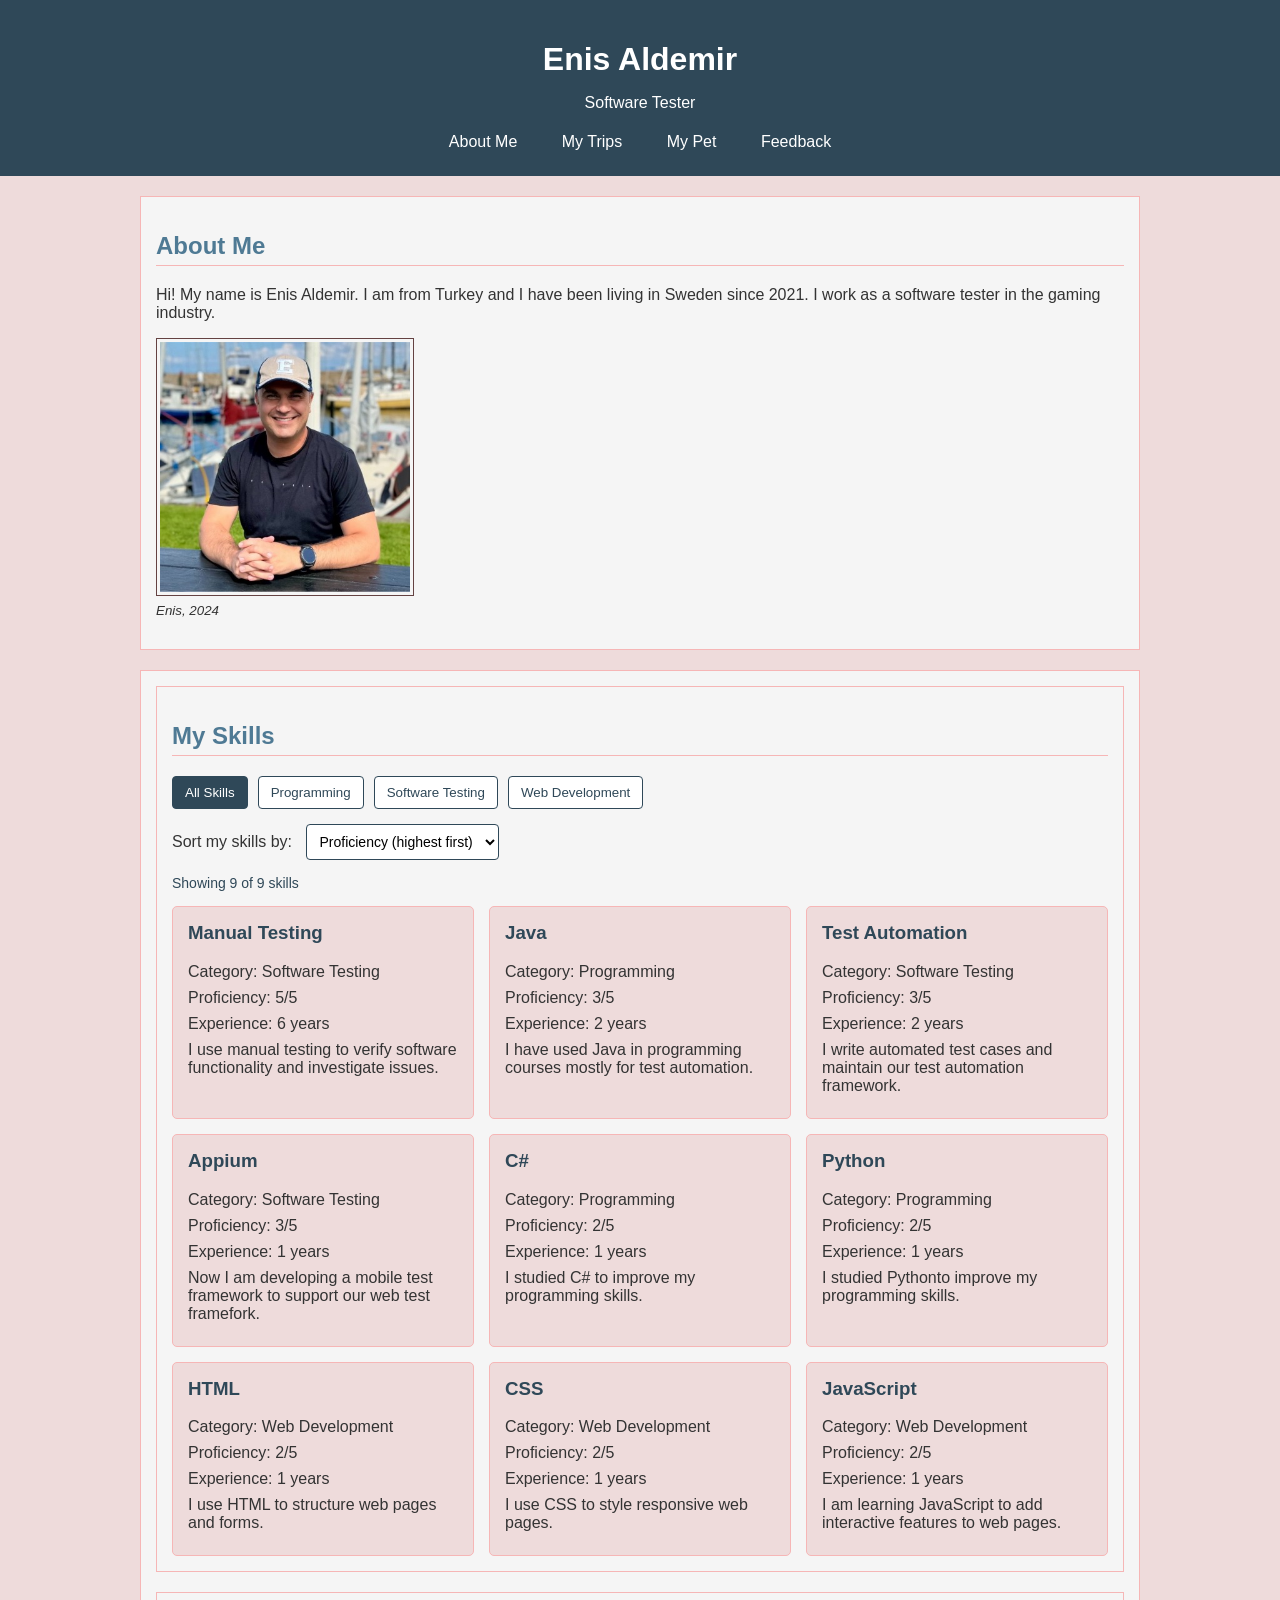
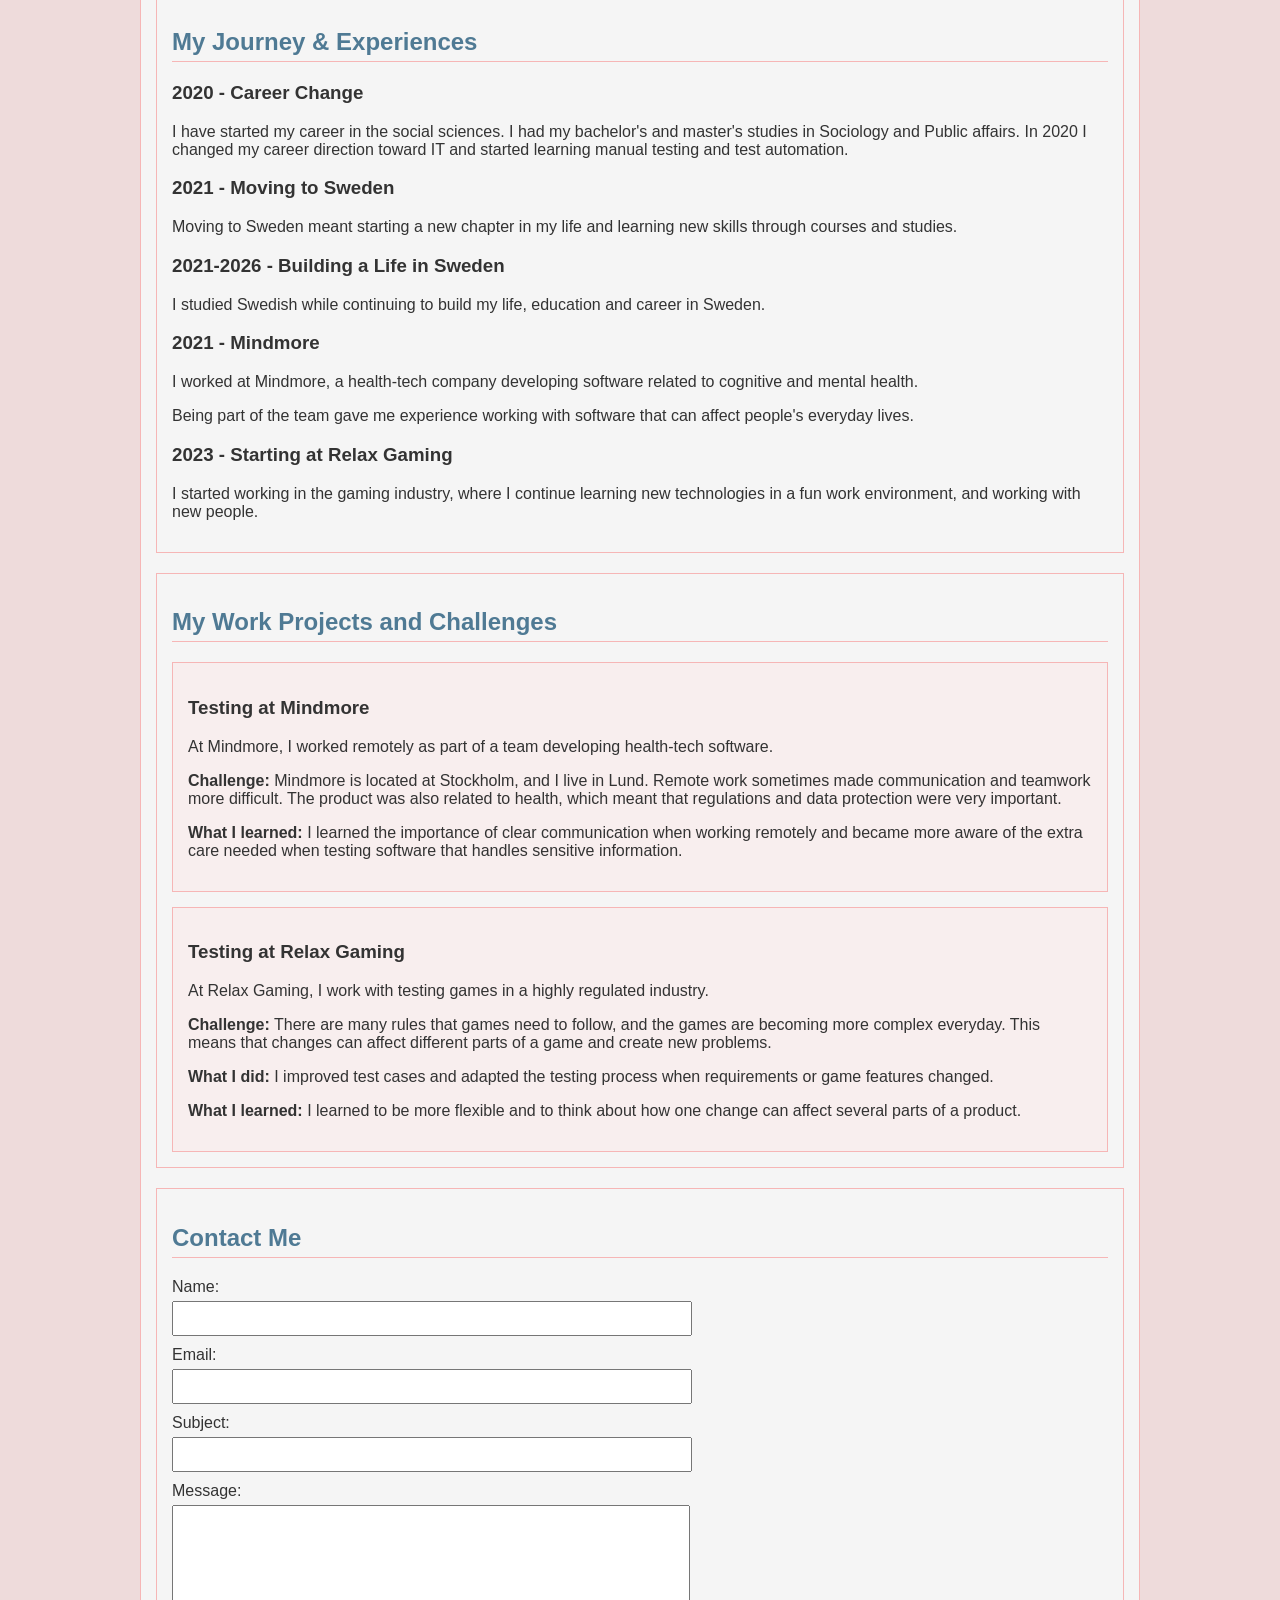
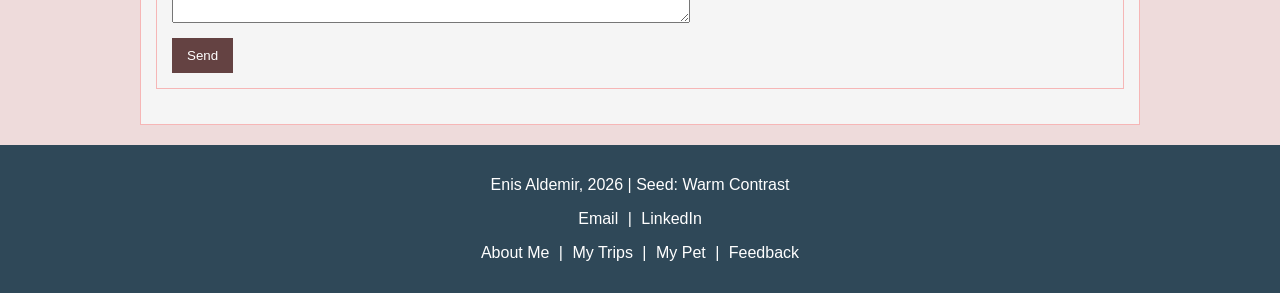
<file: portfolio-website/index.html>
<!DOCTYPE html>
<html lang="en">

<head>
    <meta charset="UTF-8">
    <meta name="description" content="My personal portfolio - Enis Aldemir">
    <meta name="viewport" content="width=device-width, initial-scale=1.0">
    <title>Enis Aldemir's Portfolio</title>
    <link rel="stylesheet" href="style.css">
</head>

<body>

    <header>
        <h1>Enis Aldemir</h1>
        <p>Software Tester</p>

        <nav>
            <a href="index.html">About Me</a>
            <a href="trips.html">My Trips</a>
            <a href="pet.html">My Pet</a>
            <a href="feedback.html">Feedback</a>
        </nav>
    </header>

    <main>
        <section>
            <h2>About Me</h2>
            <p> Hi! My name is Enis Aldemir. I am from Turkey and I have been
                living in Sweden since 2021. I work as a software tester
                in the gaming industry.
            </p>

            <figure>
                <img class="profile-image" src="./images/index/profile.jpeg" alt="Image of Enis">
                <figcaption>Enis, 2024</figcaption>
            </figure>
        </section>

        <section>
            <!-- <h2>My Skills</h2> -->

            <section id="skillsSection">
                <h2>My Skills</h2>

                <div id="skillFilters">
                    <button type="button" data-category="All" aria-pressed="true">
                        All Skills
                    </button>
                    <button type="button" data-category="Programming" aria-pressed="false">
                        Programming
                    </button>
                    <button type="button" data-category="Software Testing" aria-pressed="false">
                        Software Testing
                    </button>
                    <button type="button" data-category="Web Development" aria-pressed="false">
                        Web Development
                    </button>
                </div>

                <div id="skillSortControls">
                    <label for="skillSort">Sort my skills by:</label>

                    <select id="skillSort">
                        <option value="proficiency">Proficiency (highest first)</option>
                        <option value="experience">Experience (highest first)</option>
                        <option value="name">Name (A–Z)</option>
                    </select>
                </div>

                <p id="skillsCount" role="status" aria-live="polite"></p>

                <div id="skillsContainer"></div>

                <!-- Below hardcoded skills from Lab-1 are replaced with dynamic skills that will be pulled from skill.js file -->
                <!-- 
</section>
            <p>
                Since I am working in the IT industry, I try to keep myself up-to-date with some skills.
                I like learning & exploring new stuff and implementing them into my daily life.
            </p>
            <p>
                Here are some of my fancy skills
            </p>

            <h3>1. Manual and Automation Testing</h3>
            <p>Proficiency: Advanced</p>
            <p>
                I use manual and automated testing in my professional work.
            </p>

            <h3>2. Java</h3>
            <p>Proficiency: Intermediate</p>
            <p>
                I have used Java in programming studies and automation work.
            </p>

            <h3>3. C#</h3>
            <p>Proficiency: Intermediate</p>
            <p>
                I have studied C# and used it in programming exercises and projects.
            </p>

            <h3>4. Appium</h3>
            <p>Proficiency: Intermediate</p>
            <p>
                I have used Appium for mobile test automation.
            </p> -->

            </section>

            <section>
                <h2>My Journey & Experiences</h2>


                <h3>2020 - Career Change</h3>
                <p>
                    I have started my career in the social sciences. I had my bachelor's
                    and master's studies in Sociology and Public affairs.
                    In 2020 I changed my career direction toward IT and started learning
                    manual testing and test automation.
                </p>

                <h3>2021 - Moving to Sweden</h3>
                <p>
                    Moving to Sweden meant starting a new chapter in my life and learning
                    new skills through courses and studies.
                </p>

                <h3>2021-2026 - Building a Life in Sweden</h3>
                <p>
                    I studied Swedish while continuing to build my life,
                    education and career in Sweden.
                </p>

                <h3>2021 - Mindmore </h3>
                <p>
                    I worked at Mindmore, a health-tech company developing
                    software related to cognitive and mental health.
                </p>

                <p>
                    Being part of the team gave me experience working with
                    software that can affect people's everyday lives.
                </p>

                <h3>2023 - Starting at Relax Gaming</h3>
                <p>
                    I started working in the gaming industry, where I continue
                    learning new technologies in a fun work environment,
                    and working with new people.
                </p>

            </section>

            <section>
                <h2>My Work Projects and Challenges</h2>

                <article>
                    <h3>Testing at Mindmore</h3>

                    <p>
                        At Mindmore, I worked remotely as part of a team developing
                        health-tech software.
                    </p>

                    <p>
                        <strong>Challenge:</strong>
                        Mindmore is located at Stockholm, and I live in Lund. Remote work sometimes made
                        communication and
                        teamwork more difficult. The product was also related to health, which meant
                        that regulations and data protection were very important.
                    </p>

                    <p>
                        <strong>What I learned:</strong>
                        I learned the importance of clear communication when working
                        remotely and became more aware of the extra care needed when
                        testing software that handles sensitive information.
                    </p>
                </article>

                <article>
                    <h3>Testing at Relax Gaming</h3>

                    <p>
                        At Relax Gaming, I work with testing games in a highly
                        regulated industry.
                    </p>

                    <p>
                        <strong>Challenge:</strong>
                        There are many rules that games need to follow, and
                        the games are becoming more complex everyday. This means that changes can
                        affect different parts of a game and create new problems.
                    </p>

                    <p>
                        <strong>What I did:</strong>
                        I improved test cases and adapted the testing process when
                        requirements or game features changed.
                    </p>

                    <p>
                        <strong>What I learned:</strong>
                        I learned to be more flexible and to think about how one
                        change can affect several parts of a product.
                    </p>
                </article>
            </section>

            <section>
                <h2>Contact Me</h2>

                <form>
                    <label for="name">Name:</label>
                    <input type="text" id="name" name="name" required />

                    <label for="email">Email:</label>
                    <input type="email" id="email" name="email" required />

                    <label for="subject">Subject:</label>
                    <input type="text" id="subject" name="subject" required />

                    <label for="message">Message:</label>
                    <textarea id="message" name="message" required></textarea>

                    <input type="submit" value="Send" />
                </form>
            </section>

    </main>

    <footer>

        <p>Enis Aldemir, 2026 | Seed: Warm Contrast</p>

        <p>
            <a href="mailto:enisaldemir0@gmail.com">Email</a> |
            <a href="https://www.linkedin.com/in/enisaldemir/" target="_blank">LinkedIn</a>
        </p>

        <p>
            <a href="index.html">About Me</a> |
            <a href="trips.html">My Trips</a> |
            <a href="pet.html">My Pet</a> |
            <a href="feedback.html">Feedback</a>
        </p>


    </footer>

    <script src="skills.js"></script>

</body>

</html>
</file>
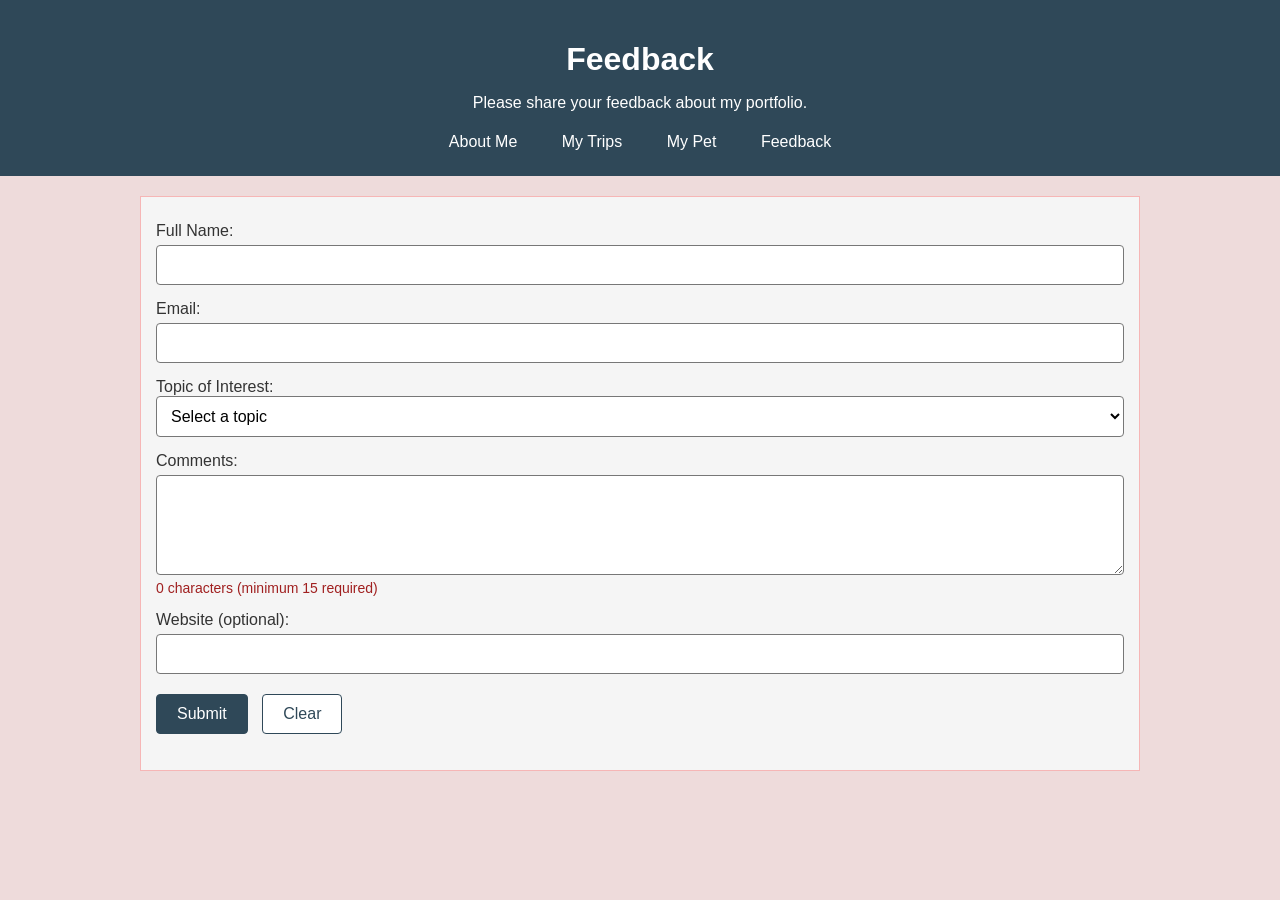
<file: lab1-portfolio/feedback.html>
<!DOCTYPE html>
<html lang="en">

<head>
    <meta charset="UTF-8">
    <meta name="viewport" content="width=device-width, initial-scale=1.0">
    <title>Feedback - My Portfolio</title>
    <link rel="stylesheet" href="style.css">
    <link rel="stylesheet" href="feedback.css">
    <script src="feedback.js" defer></script>
</head>

<body>
    <header>
        <h1>Feedback</h1>
        <p>Please share your feedback about my portfolio.</p>

        <nav>
            <a href="index.html">About Me</a>
            <a href="trips.html">My Trips</a>
            <a href="pet.html">My Pet</a>
            <a href="feedback.html">Feedback</a>
        </nav>
    </header>

    <main>
        <section>
            <form id="feedbackForm" novalidate>
                <div>
                    <label for="fullName">Full Name:</label>
                    <input type="text" id="fullName" name="fullName" minlength="2" aria-describedby="fullNameError"
                        required>
                    <p id="fullNameError" class="error-message"></p>
                </div>

                <div>
                    <label for="email">Email:</label>
                    <input type="email" id="email" name="email" aria-describedby="emailError" required>
                    <p id="emailError" class="error-message"></p>
                </div>

                <div>
                    <label for="topic">Topic of Interest:</label>
                    <select id="topic" name="topic" aria-describedby="topicError" required>
                        <option value="" disabled selected>Select a topic</option>
                        <option value="programming">Programming</option>
                        <option value="testing">Software Testing</option>
                        <option value="web">Web Development</option>
                    </select>
                    <p id="topicError" class="error-message"></p>
                </div>

                <div>
                    <label for="comments">Comments:</label>
                    <textarea id="comments" name="comments" required minlength="15"
                        aria-describedby="charCounter commentsError"></textarea>
                    <p id="charCounter">0 characters (minimum 15 required)</p>
                    <p id="commentsError" class="error-message"></p>
                </div>

                <div>
                    <label for="website">Website (optional):</label>
                    <input type="url" id="website" name="website" aria-describedby="websiteError">
                    <p id="websiteError" class="error-message"></p>
                </div>

                <div>
                    <button type="submit">Submit</button>
                    <button type="button" id="clearButton">Clear</button>
                    <p id="formStatus" role="status" aria-live="polite"></p>
                </div>
            </form>
        </section>
    </main>

</body>

</html>
</file>
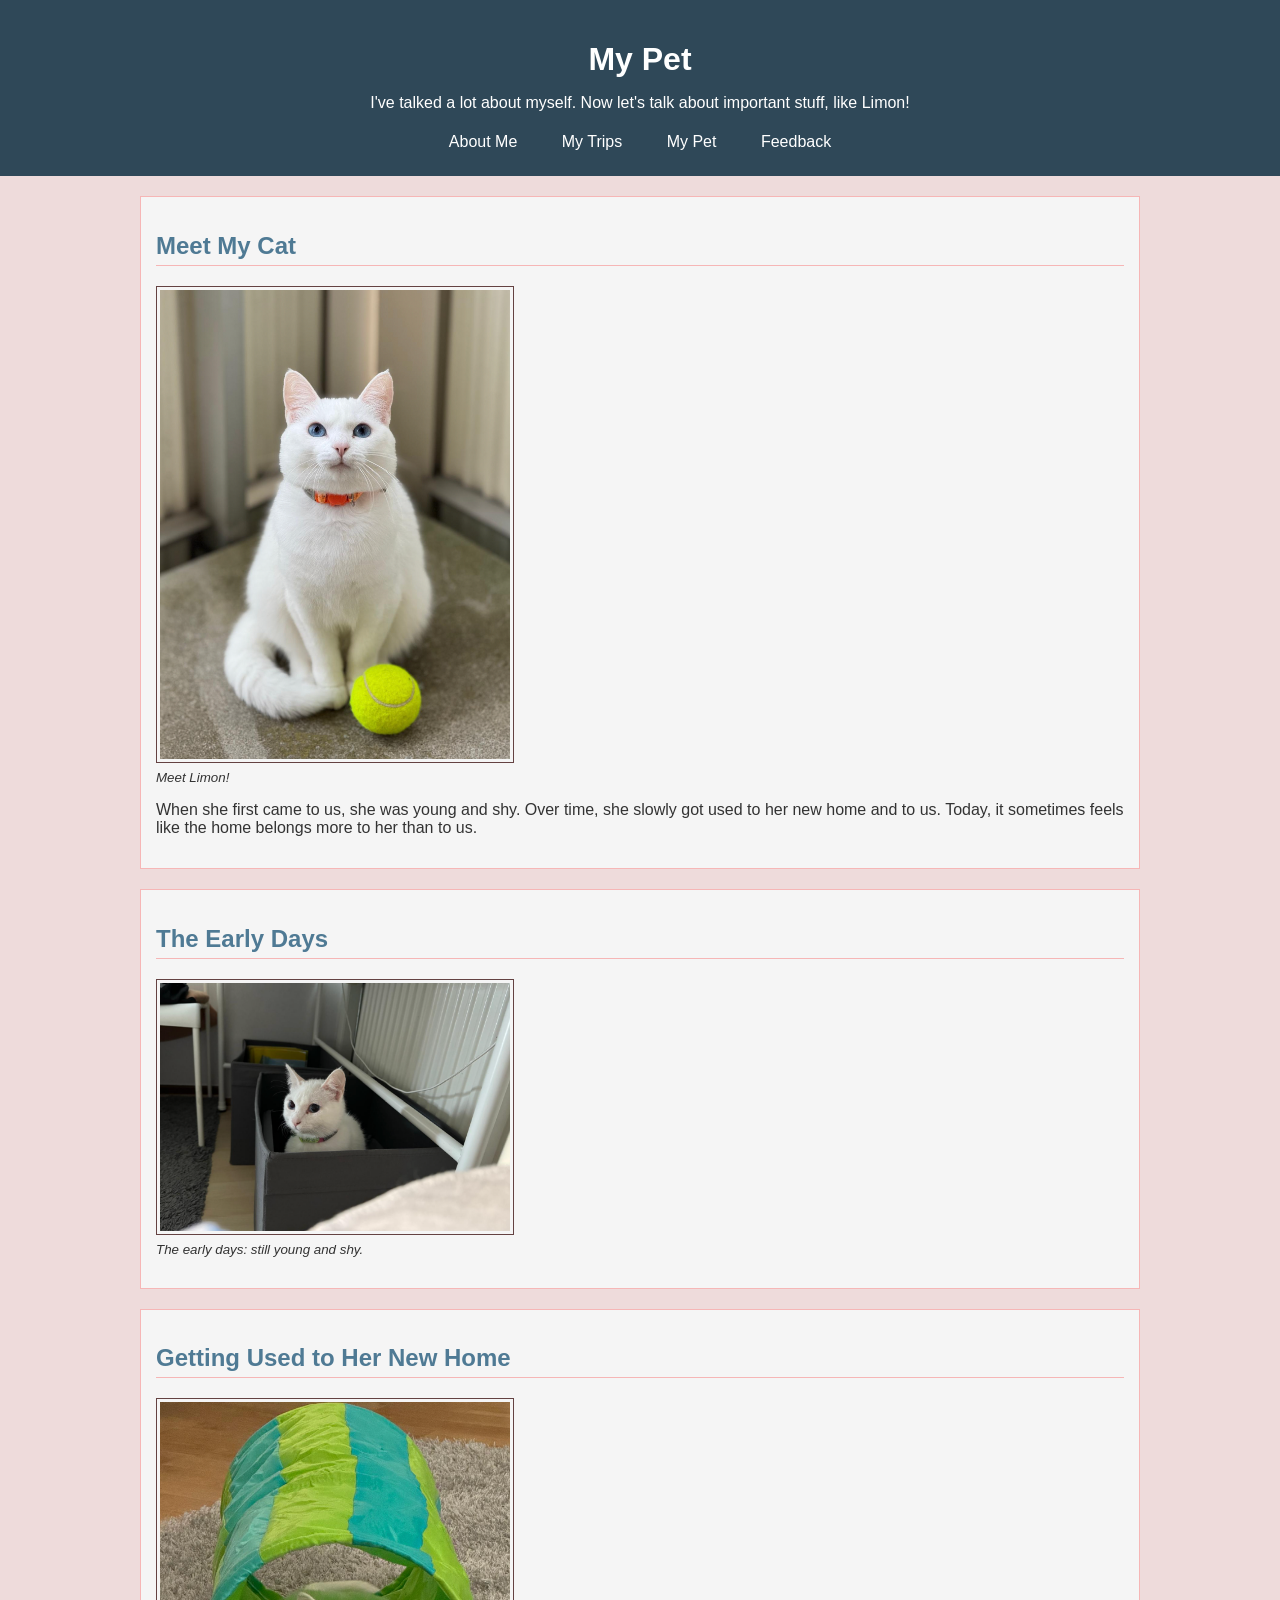
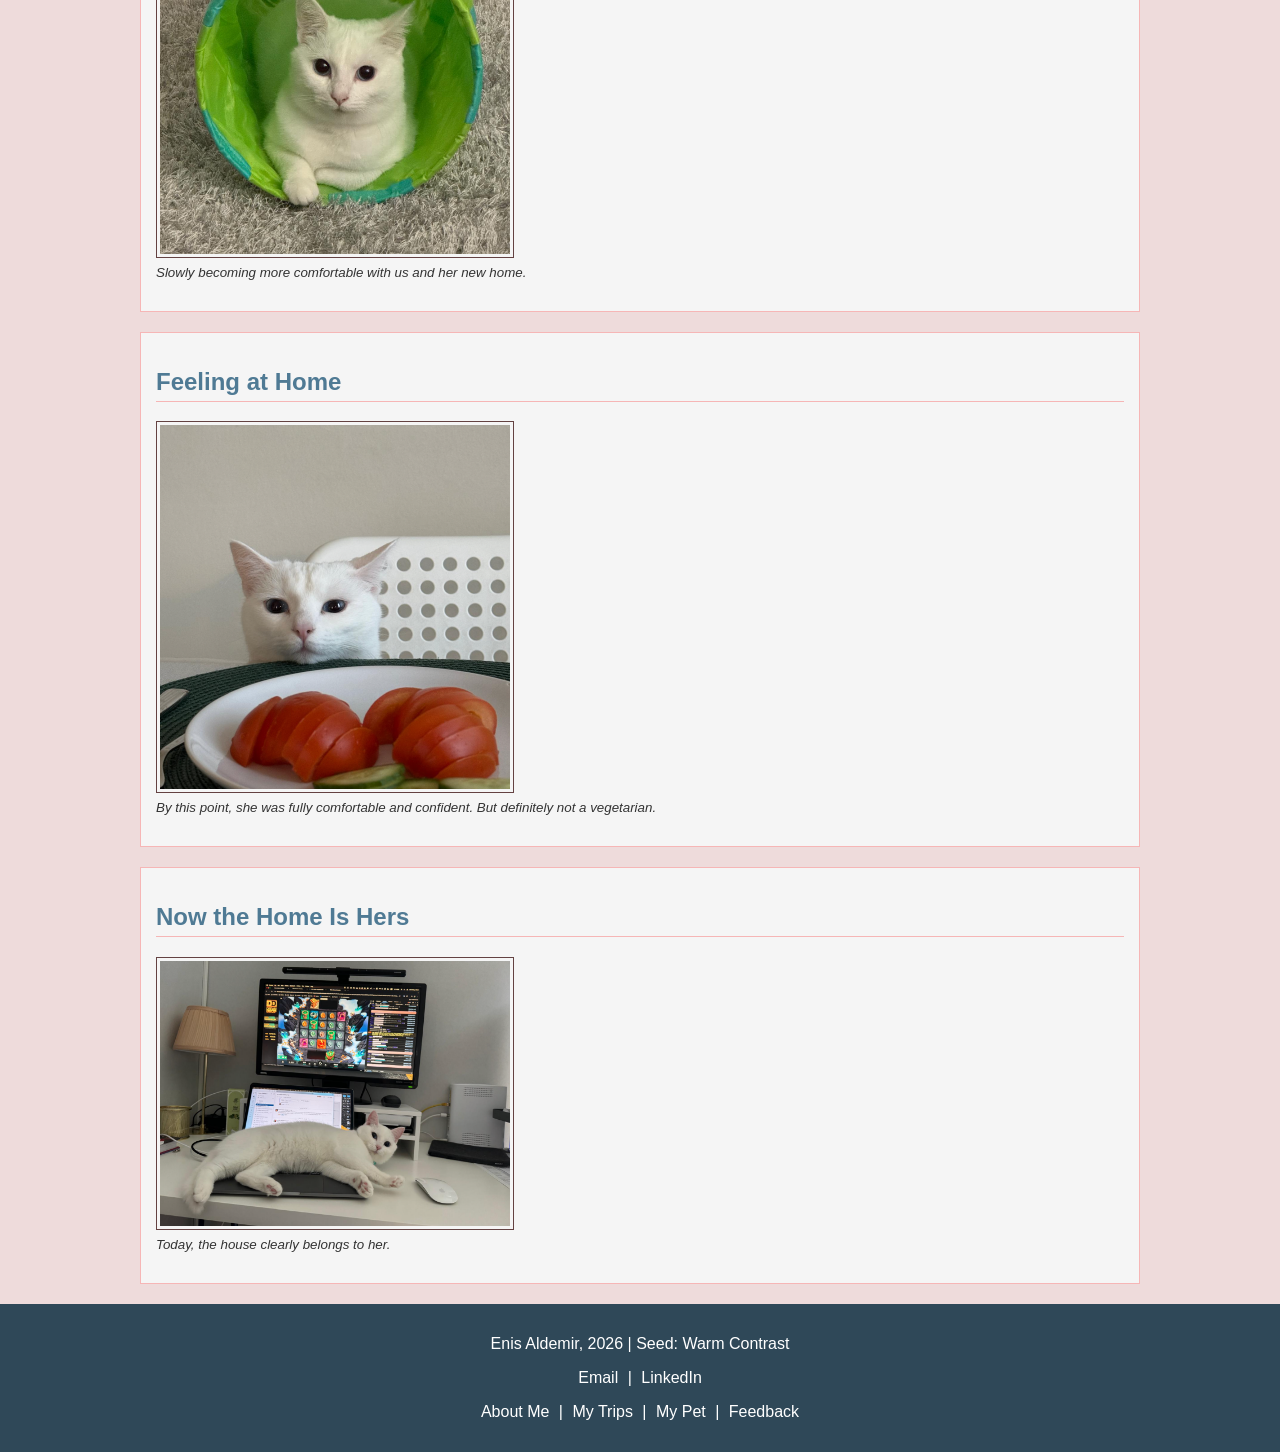
<file: lab1-portfolio/pet.html>
<!DOCTYPE html>
<html lang="en">

<head>
    <meta charset="UTF-8">
    <meta name="description" content="Some information about my cat, Limon">
    <meta name="viewport" content="width=device-width, initial-scale=1.0">
    <title>My cat, Limon</title>
    <link rel="stylesheet" href="style.css">
</head>

<body>

    <header>
        <h1>My Pet</h1>
        <p>I've talked a lot about myself. Now let's talk about important stuff, like Limon!</p>

        <nav>
            <a href="index.html">About Me</a>
            <a href="trips.html">My Trips</a>
            <a href="pet.html">My Pet</a>
            <a href="feedback.html">Feedback</a>
        </nav>

    </header>

    <main>


        <section>
            <h2>Meet My Cat</h2>

            <figure>
                <img class="pet-image" src="./images/pet/cat1.png" alt="My cat Limon">
                <figcaption>
                    Meet Limon!
                </figcaption>
            </figure>

            <p>
                When she first came to us, she was young and shy.
                Over time, she slowly got used to her new home and to us.
                Today, it sometimes feels like the home belongs more to her than to us.
            </p>
        </section>

        <section>
            <h2>The Early Days</h2>

            <figure>
                <img class="pet-image" src="./images/pet/cat2.png" alt="My cat when she was young and shy">
                <figcaption>
                    The early days: still young and shy.
                </figcaption>
            </figure>
        </section>

        <section>
            <h2>Getting Used to Her New Home</h2>

            <figure>
                <img class="pet-image" src="./images/pet/cat3.png" alt="My cat getting used to her new home">
                <figcaption>
                    Slowly becoming more comfortable with us and her new home.
                </figcaption>
            </figure>
        </section>

        <section>
            <h2>Feeling at Home</h2>

            <figure>
                <img class="pet-image" src="./images/pet/cat4.png" alt="My cat feeling comfortable at home">
                <figcaption>
                    By this point, she was fully comfortable and confident. But definitely not a vegetarian.
                </figcaption>
            </figure>
        </section>

        <section>
            <h2>Now the Home Is Hers</h2>

            <figure>
                <img class="pet-image" src="./images/pet/cat5.png" alt="My cat relaxing confidently at home">
                <figcaption>
                    Today, the house clearly belongs to her.
                </figcaption>
            </figure>
        </section>

    </main>

    <footer>

        <p>Enis Aldemir, 2026 | Seed: Warm Contrast</p>

        <p>
            <a href="mailto:enisaldemir0@gmail.com">Email</a> |
            <a href="https://www.linkedin.com/in/enisaldemir/" target="_blank">LinkedIn</a>
        </p>

        <p>
            <a href="index.html">About Me</a> |
            <a href="trips.html">My Trips</a> |
            <a href="pet.html">My Pet</a> |
            <a href="feedback.html">Feedback</a>
        </p>

    </footer>

</body>

</html>
</file>
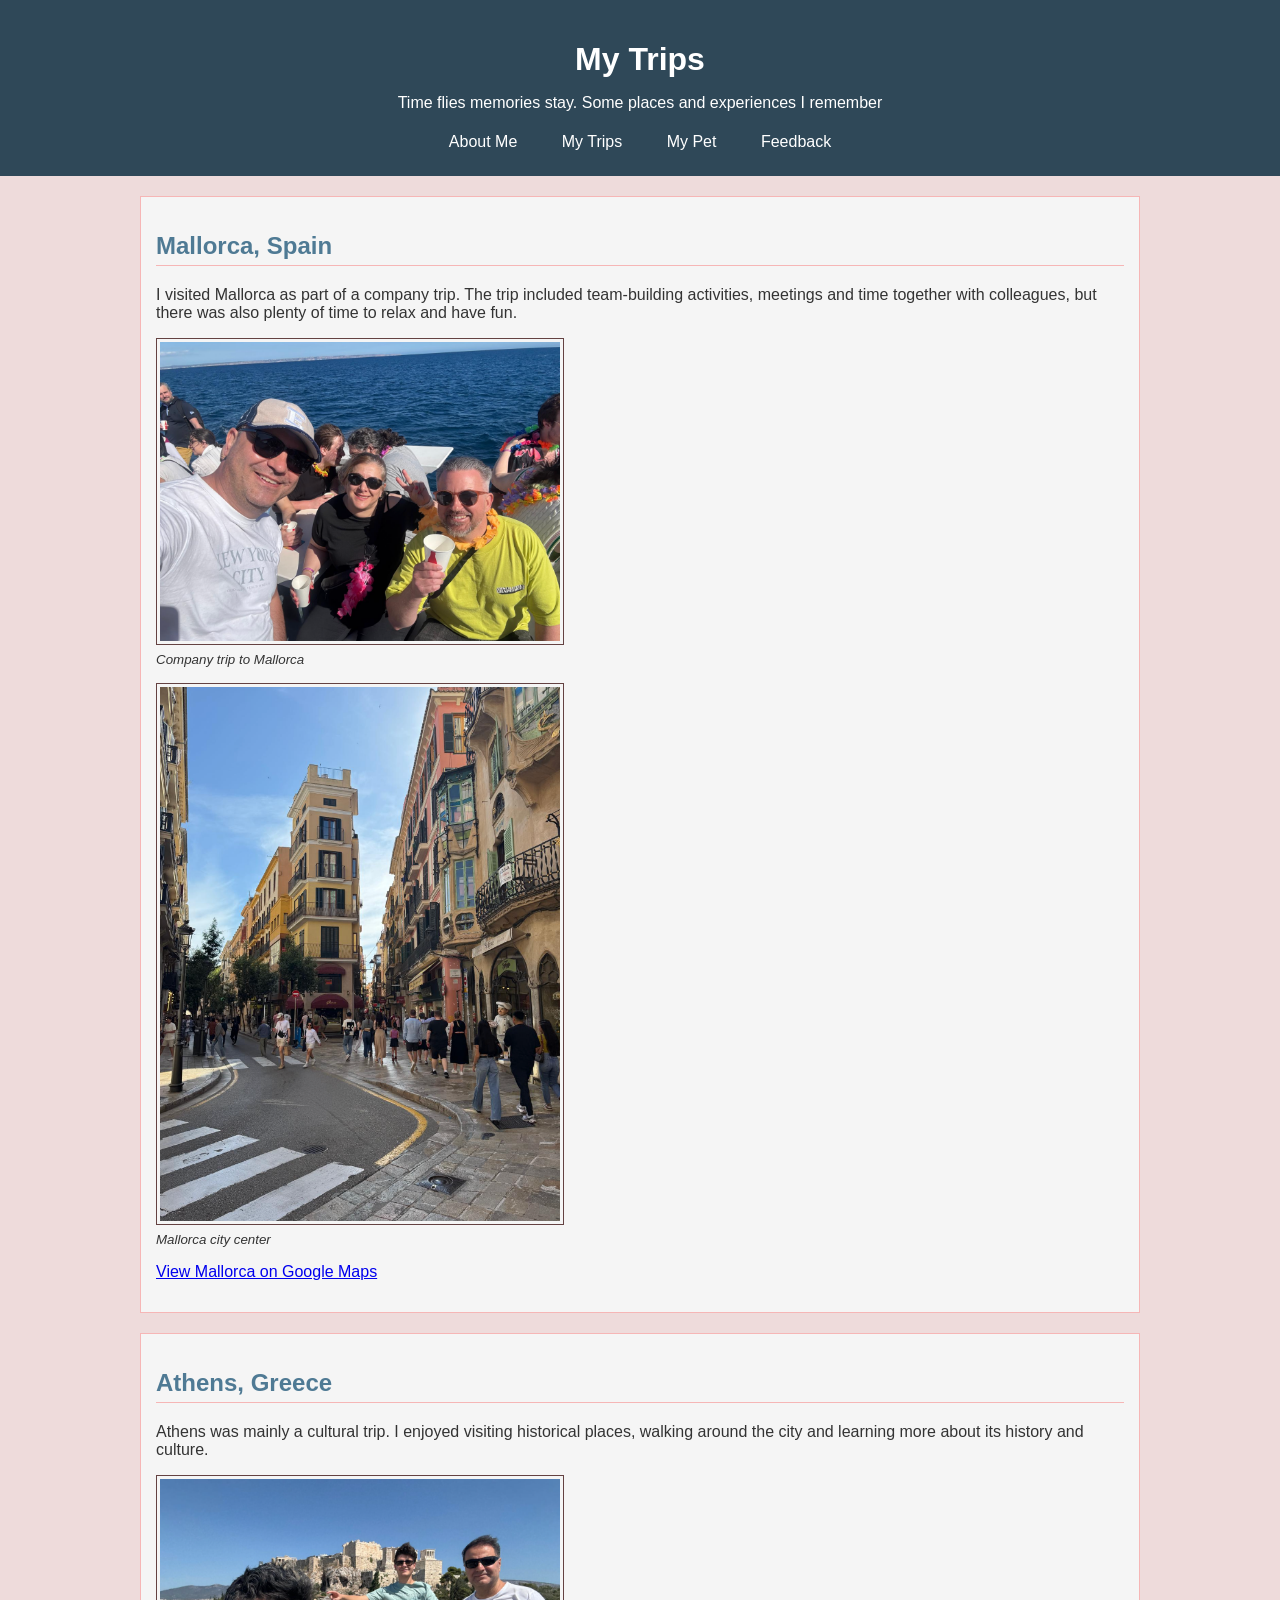
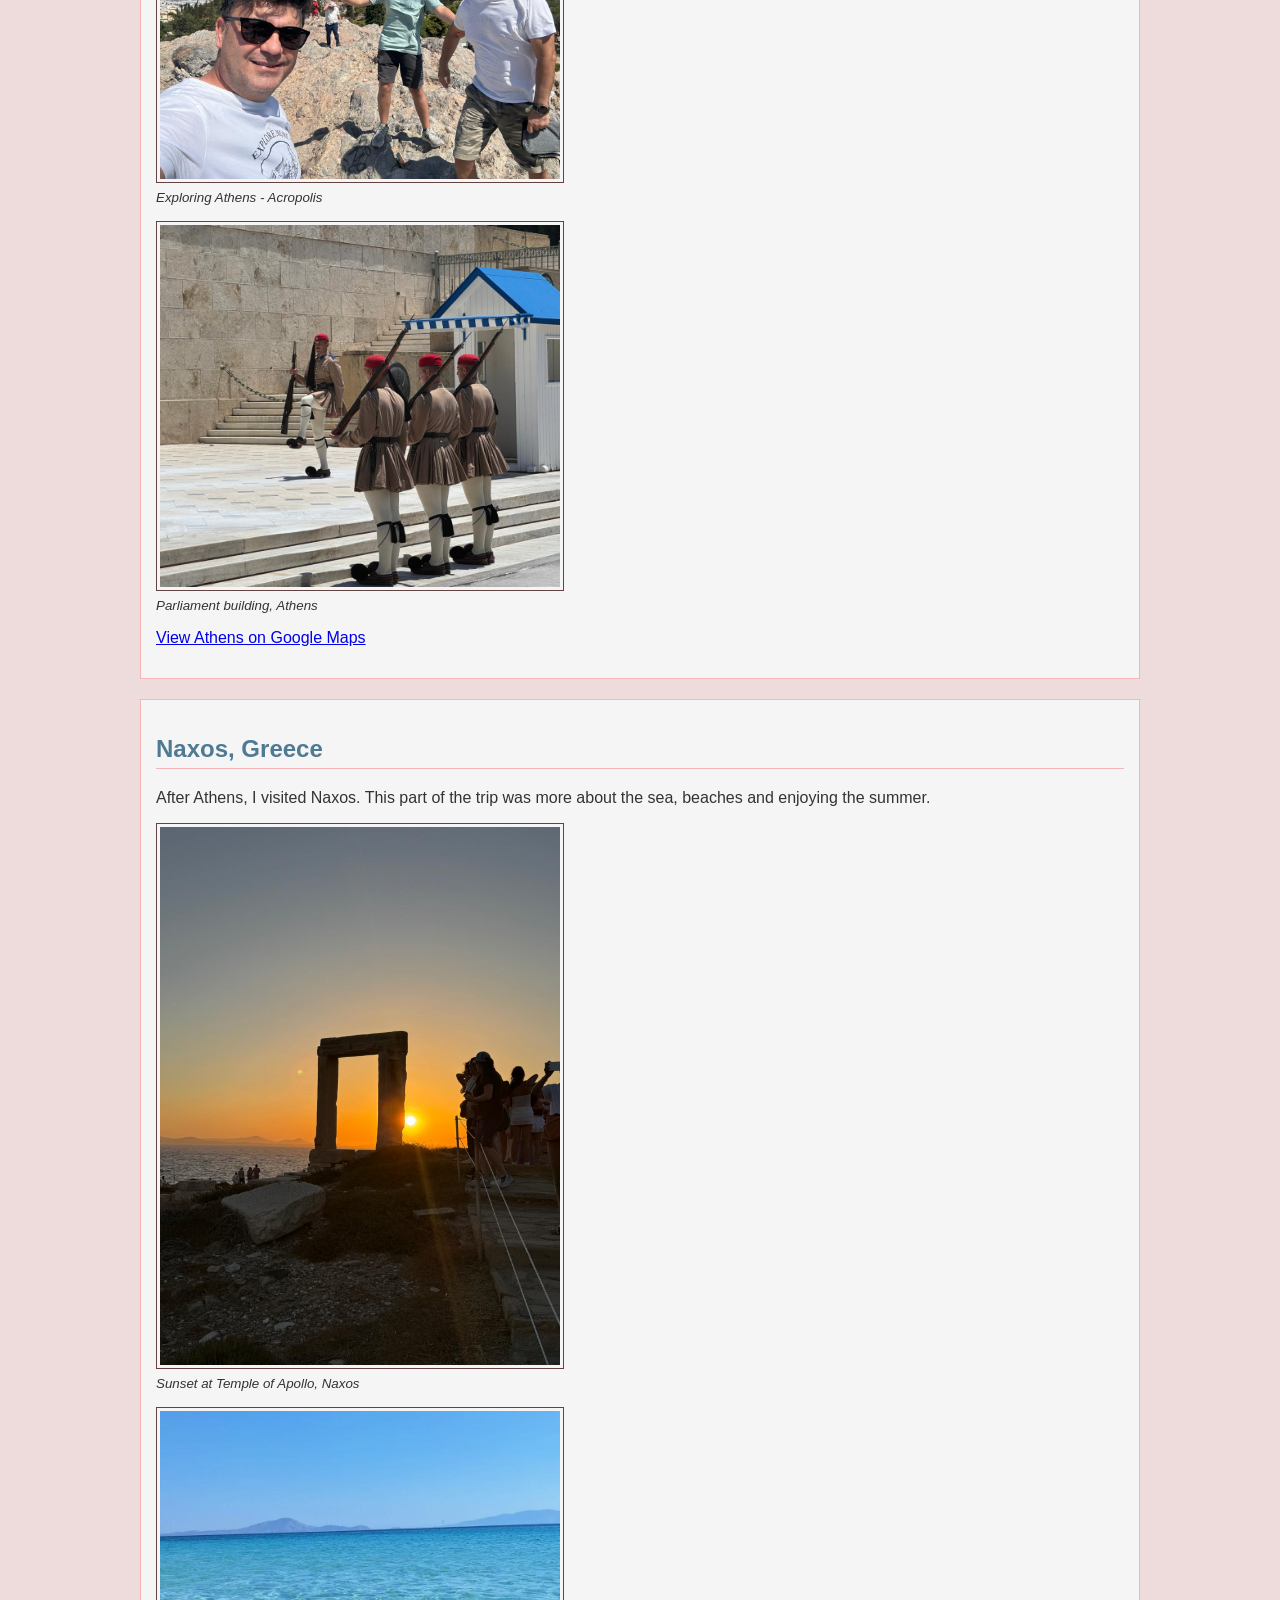
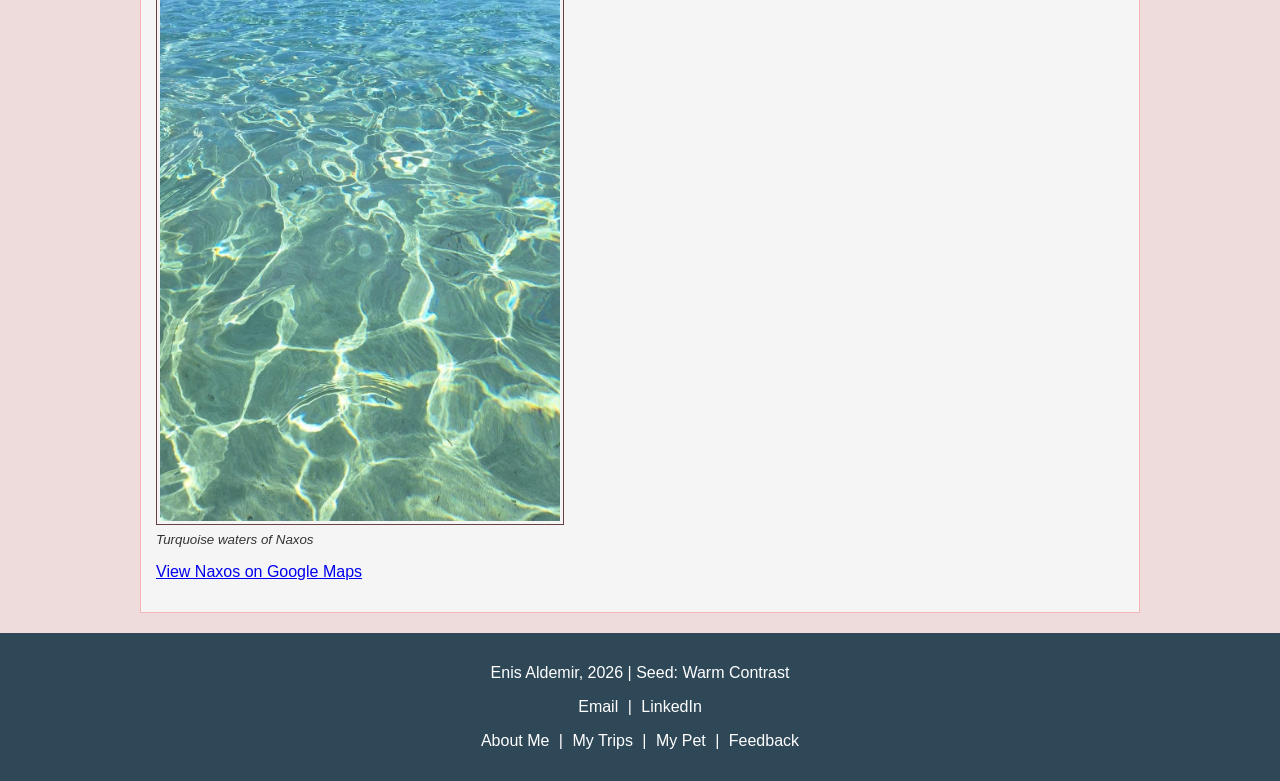
<file: lab1-portfolio/trips.html>
<!DOCTYPE html>
<html lang="en">

<head>
    <meta charset="UTF-8">
    <meta name="description" content="Some of my memorable trips">
    <meta name="viewport" content="width=device-width, initial-scale=1.0">
    <title>My Trips</title>
    <link rel="stylesheet" href="style.css">
</head>

<body>

    <header>
        <h1>My Trips</h1>
        <p>Time flies memories stay. Some places and experiences I remember</p>

        <nav>
            <a href="index.html">About Me</a>
            <a href="trips.html">My Trips</a>
            <a href="pet.html">My Pet</a>
            <a href="feedback.html">Feedback</a>
        </nav>
    </header>

    <main>

        <section>
            <h2>Mallorca, Spain</h2>

            <p>
                I visited Mallorca as part of a company trip.
                The trip included team-building activities, meetings
                and time together with colleagues, but there was also
                plenty of time to relax and have fun.
            </p>

            <figure>
                <img class="trip-image" src="./images/trips/mallorca1.png" alt="A photo from my trip to Mallorca">
                <figcaption>Company trip to Mallorca</figcaption>
            </figure>

            <figure>
                <img class="trip-image" src="./images/trips/mallorca2.png" alt="A photo from Mallorca city center">
                <figcaption>Mallorca city center</figcaption>
            </figure>

            <p>
                <a href="https://maps.app.goo.gl/6XHkhQ958pMEpLeD9" target="_blank">View Mallorca on Google Maps</a>
            </p>
        </section>


        <section>
            <h2>Athens, Greece</h2>

            <p>
                Athens was mainly a cultural trip. I enjoyed visiting
                historical places, walking around the city and learning
                more about its history and culture.
            </p>

            <figure>
                <img class="trip-image" src="./images/trips/athens1.png" alt="Acropolis, Athens">
                <figcaption>Exploring Athens - Acropolis</figcaption>
            </figure>

            <figure>
                <img class="trip-image" src="./images/trips/athens2.png" alt="Parliament building, Athens">
                <figcaption>Parliament building, Athens</figcaption>
            </figure>

            <p>
                <a href="https://maps.app.goo.gl/mDHJtTWpaYy82nWi9#" target="_blank">View Athens on Google Maps</a>
            </p>
        </section>


        <section>
            <h2>Naxos, Greece</h2>

            <p>
                After Athens, I visited Naxos. This part of the trip
                was more about the sea, beaches and enjoying the summer.
            </p>

            <figure>
                <img class="trip-image" src="./images/trips/naxos1.png" alt="A photo from my trip to Naxos">
                <figcaption>Sunset at Temple of Apollo, Naxos</figcaption>
            </figure>

            <figure>
                <img class="trip-image" src="./images/trips/naxos2.png" alt="A photo from my trip to Naxos">
                <figcaption>Turquoise waters of Naxos</figcaption>
            </figure>

            <p>
                <a href="https://maps.app.goo.gl/wrVTSwHHGBnUS7jT8" target="_blank">View Naxos on Google Maps</a>
            </p>
        </section>

    </main>

    <footer>

        <p>Enis Aldemir, 2026 | Seed: Warm Contrast</p>

        <p>
            <a href="mailto:enisaldemir0@gmail.com">Email</a> |
            <a href="https://www.linkedin.com/in/enisaldemir/" target="_blank">LinkedIn</a>
        </p>

        <p>
            <a href="index.html">About Me</a> |
            <a href="trips.html">My Trips</a> |
            <a href="pet.html">My Pet</a> |
            <a href="feedback.html">Feedback</a>
        </p>

    </footer>

</body>


</html>
</file>
<file: portfolio-website/style.css>
/* General page CSS styling */
body {
    font-family: Arial, sans-serif;
    background-color: #eedbdb;
    color: #333333;
    margin: 0;
}

header {
    background-color: #2f4858;
    color: white;
    text-align: center;
    padding: 20px;
}

header h1 {
    margin-bottom: 5px;
}

nav {
    margin-top: 15px;
}

article {
    background-color: #f8eeee;
    border: 1px solid #f6b6b6;
    padding: 15px;
    margin-top: 15px;
}

/* Navigation and links styling */
nav a {
    color: white;
    text-decoration: none;
    display: inline-block;
    margin: 5px 20px;
    transition: color 0.5s;
}

nav a:hover {
    color: #f6b6b6;
}

nav a:focus {
    outline: 2px solid #f6b6b6;
}

main {
    width: 80%;
    max-width: 1000px;
    margin: 20px auto;
}

/* Main content */
section {
    background-color: whitesmoke;
    border: 1px solid #f6b6b6;
    padding: 15px;
    margin-bottom: 20px;
}

h2 {
    color: #4f7a94;
    border-bottom: 1px solid #f6b6b6;
    padding-bottom: 5px;
}

img {
    border: 1.5px solid #644242;
    padding: 3px;
}

/* Images grouped & styled here rather than the HTML pages */
.profile-image {
    width: 250px;
    max-width: 100%;
    height: auto;
}

.trip-image {
    width: 400px;
    max-width: 100%;
    height: auto;
}

.pet-image {
    width: 350px;
    max-width: 100%;
    height: auto;
}

figure {
    margin-left: 0;
}

figcaption {
    font-style: italic;
    font-size: smaller;
    margin-top: 3px;
}

/* Forms styling */
form label {
    display: block;
    margin-top: 10px;
}

form input {
    display: block;
    width: 60%;
    max-width: 500px;
    padding: 8px;
    margin-top: 5px;
}

form textarea {
    display: block;
    width: 60%;
    max-width: 500px;
    height: 100px;
    padding: 8px;
    margin-top: 5px;
}

input[type="submit"] {
    width: auto;
    margin-top: 15px;
    background-color: #644242;
    color: white;
    border: none;
    padding: 10px 15px;
    transition: background-color 0.5s;
}

input[type="submit"]:hover {
    background-color: #2f4858;
}

input[type="submit"]:focus {
    outline: 2px solid #4f7a94;
    background-color: #2f4858;
}

form input:focus,
form textarea:focus {
    outline: 2px solid #4f7a94;
}

/* Footer section styling */
footer {
    background-color: #2f4858;
    color: white;
    text-align: center;
    padding: 15px;
}

footer a {
    color: white;
    text-decoration: none;
    margin: 0 5px;
}

footer a:hover {
    color: #f6b6b6;
}

footer a:focus {
    outline: 2px solid #f6b6b6;
}



/* Tablet layout */
@media (max-width: 900px) {

    main {
        width: 90%;
    }

    .trip-image {
        width: 350px;
    }

    .pet-image {
        width: 300px;
    }

    form input {
        width: 75%;
    }

    form textarea {
        width: 75%;
    }
}

/* Mobile layout */
@media (max-width: 600px) {

    header {
        padding: 15px;
    }

    header h1 {
        font-size: 28px;
    }

    h2 {
        font-size: 22px;
    }

    h3 {
        font-size: 18px;
    }

    nav a {
        display: block;
        margin: 10px 0;
    }

    main {
        width: 92%;
    }

    section {
        padding: 10px;
    }

    .profile-image {
        width: 200px;
    }

    .trip-image {
        width: 100%;
    }

    .pet-image {
        width: 100%;
    }

    form input {
        width: 90%;
    }

    form textarea {
        width: 90%;
    }
}

/* Dynamic skill card section styling */
#skillsContainer {
    display: grid;
    grid-template-columns: repeat(auto-fit, minmax(min(100%, 250px), 1fr));
    gap: 15px;
    margin-top: 15px;
}

.skill-card {
    background-color: #eedbdb;
    border: 1px solid #f6b6b6;
    border-radius: 5px;
    padding: 15px;
}

.skill-card h3 {
    color: #2f4858;
    margin-top: 0;
}

.skill-card p {
    margin: 8px 0;
}

/* Filter buttons styling*/
#skillFilters {
    display: flex;
    flex-wrap: wrap;
    gap: 10px;
    margin: 15px 0;
}

#skillFilters button {
    padding: 8px 12px;
    background-color: white;
    color: #2f4858;
    border: 1px solid #2f4858;
    border-radius: 4px;
    cursor: pointer;
}

#skillFilters button[aria-pressed="true"] {
    background-color: #2f4858;
    color: white;
}

#skillFilters button:focus-visible {
    outline: 3px solid #4f7a94;
    outline-offset: 2px;
}

#skillSortControls {
    margin: 15px 0;
}

#skillSortControls label {
    margin-right: 10px;
}

#skillSort {
    padding: 8px;
    border: 1px solid #2f4858;
    border-radius: 4px;
    background-color: white;
    font-size: 14px;
}

#skillSort:focus-visible {
    outline: 3px solid #4f7a94;
    outline-offset: 2px;
}

#skillsCount {
    color: #2f4858;
    font-size: 14px;
    margin: 15px 0;
}
</file>
<file: lab1-portfolio/style.css>
/* General page CSS styling */
body {
    font-family: Arial, sans-serif;
    background-color: #eedbdb;
    color: #333333;
    margin: 0;
}

header {
    background-color: #2f4858;
    color: white;
    text-align: center;
    padding: 20px;
}

header h1 {
    margin-bottom: 5px;
}

nav {
    margin-top: 15px;
}

article {
    background-color: #f8eeee;
    border: 1px solid #f6b6b6;
    padding: 15px;
    margin-top: 15px;
}

/* Navigation and links styling */
nav a {
    color: white;
    text-decoration: none;
    display: inline-block;
    margin: 5px 20px;
    transition: color 0.5s;
}

nav a:hover {
    color: #f6b6b6;
}

nav a:focus {
    outline: 2px solid #f6b6b6;
}

main {
    width: 80%;
    max-width: 1000px;
    margin: 20px auto;
}

/* Main content */
section {
    background-color: whitesmoke;
    border: 1px solid #f6b6b6;
    padding: 15px;
    margin-bottom: 20px;
}

h2 {
    color: #4f7a94;
    border-bottom: 1px solid #f6b6b6;
    padding-bottom: 5px;
}

img {
    border: 1.5px solid #644242;
    padding: 3px;
}

/* Images grouped & styled here rather than the HTML pages */
.profile-image {
    width: 250px;
    max-width: 100%;
    height: auto;
}

.trip-image {
    width: 400px;
    max-width: 100%;
    height: auto;
}

.pet-image {
    width: 350px;
    max-width: 100%;
    height: auto;
}

figure {
    margin-left: 0;
}

figcaption {
    font-style: italic;
    font-size: smaller;
    margin-top: 3px;
}

/* Forms styling */
form label {
    display: block;
    margin-top: 10px;
}

form input {
    display: block;
    width: 60%;
    max-width: 500px;
    padding: 8px;
    margin-top: 5px;
}

form textarea {
    display: block;
    width: 60%;
    max-width: 500px;
    height: 100px;
    padding: 8px;
    margin-top: 5px;
}

input[type="submit"] {
    width: auto;
    margin-top: 15px;
    background-color: #644242;
    color: white;
    border: none;
    padding: 10px 15px;
    transition: background-color 0.5s;
}

input[type="submit"]:hover {
    background-color: #2f4858;
}

input[type="submit"]:focus {
    outline: 2px solid #4f7a94;
    background-color: #2f4858;
}

form input:focus,
form textarea:focus {
    outline: 2px solid #4f7a94;
}

/* Footer section styling */
footer {
    background-color: #2f4858;
    color: white;
    text-align: center;
    padding: 15px;
}

footer a {
    color: white;
    text-decoration: none;
    margin: 0 5px;
}

footer a:hover {
    color: #f6b6b6;
}

footer a:focus {
    outline: 2px solid #f6b6b6;
}



/* Tablet layout */
@media (max-width: 900px) {

    main {
        width: 90%;
    }

    .trip-image {
        width: 350px;
    }

    .pet-image {
        width: 300px;
    }

    form input {
        width: 75%;
    }

    form textarea {
        width: 75%;
    }
}

/* Mobile layout */
@media (max-width: 600px) {

    header {
        padding: 15px;
    }

    header h1 {
        font-size: 28px;
    }

    h2 {
        font-size: 22px;
    }

    h3 {
        font-size: 18px;
    }

    nav a {
        display: block;
        margin: 10px 0;
    }

    main {
        width: 92%;
    }

    section {
        padding: 10px;
    }

    .profile-image {
        width: 200px;
    }

    .trip-image {
        width: 100%;
    }

    .pet-image {
        width: 100%;
    }

    form input {
        width: 90%;
    }

    form textarea {
        width: 90%;
    }
}

/* Dynamic skill card section styling */
#skillsContainer {
    display: grid;
    grid-template-columns: repeat(auto-fit, minmax(min(100%, 250px), 1fr));
    gap: 15px;
    margin-top: 15px;
}

.skill-card {
    background-color: #eedbdb;
    border: 1px solid #f6b6b6;
    border-radius: 5px;
    padding: 15px;
}

.skill-card h3 {
    color: #2f4858;
    margin-top: 0;
}

.skill-card p {
    margin: 8px 0;
}

/* Filter buttons styling*/
#skillFilters {
    display: flex;
    flex-wrap: wrap;
    gap: 10px;
    margin: 15px 0;
}

#skillFilters button {
    padding: 8px 12px;
    background-color: white;
    color: #2f4858;
    border: 1px solid #2f4858;
    border-radius: 4px;
    cursor: pointer;
}

#skillFilters button[aria-pressed="true"] {
    background-color: #2f4858;
    color: white;
}

#skillFilters button:focus-visible {
    outline: 3px solid #4f7a94;
    outline-offset: 2px;
}

#skillSortControls {
    margin: 15px 0;
}

#skillSortControls label {
    margin-right: 10px;
}

#skillSort {
    padding: 8px;
    border: 1px solid #2f4858;
    border-radius: 4px;
    background-color: white;
    font-size: 14px;
}

#skillSort:focus-visible {
    outline: 3px solid #4f7a94;
    outline-offset: 2px;
}

#skillsCount {
    color: #2f4858;
    font-size: 14px;
    margin: 15px 0;
}
</file>
<file: lab1-portfolio/feedback.css>
/* Feedback form layout */
#feedbackForm {
    padding: 0;
    margin: 0;
    border: none;
    background: transparent;
}

#feedbackForm>div {
    margin-bottom: 15px;
}

/* Form fields */
#feedbackForm input,
#feedbackForm textarea,
#feedbackForm select {
    box-sizing: border-box;
    width: 100%;
    max-width: 100%;
    padding: 10px;
    border: 1px solid #777777;
    border-radius: 4px;
    background-color: white;
    font-family: Arial, sans-serif;
    font-size: 16px;
}

/* Keyboard and mouse focus */
#feedbackForm input:focus,
#feedbackForm textarea:focus,
#feedbackForm select:focus {
    outline: 2px solid #2f4858;
    outline-offset: 2px;
}

/* Submit and Clear buttons */
#feedbackForm button {
    padding: 10px 20px;
    margin: 5px 10px 5px 0;
    border: 1px solid #2f4858;
    border-radius: 4px;
    cursor: pointer;
    font-size: 16px;
}

#feedbackForm button[type="submit"] {
    background-color: #2f4858;
    color: white;
}

#feedbackForm #clearButton {
    background-color: white;
    color: #2f4858;
}

#feedbackForm button:hover {
    background-color: #644242;
    color: white;
}

#feedbackForm button:focus-visible {
    outline: 3px solid #4f7a94;
    outline-offset: 3px;
}

/* Validation messages */
#feedbackForm .error-message {
    color: #a02020;
    font-size: 14px;
    margin-top: 5px;
}

/* Validation states */
#feedbackForm .is-error {
    border: 2px solid #a02020;
}

#feedbackForm .is-valid {
    border: 2px solid #287a42;
}

/* Character counter */
#charCounter {
    font-size: 14px;
    margin-top: 5px;
}

#charCounter.counter-error {
    color: #a02020;
}

#charCounter.counter-valid {
    color: #287a42;
}
</file>
